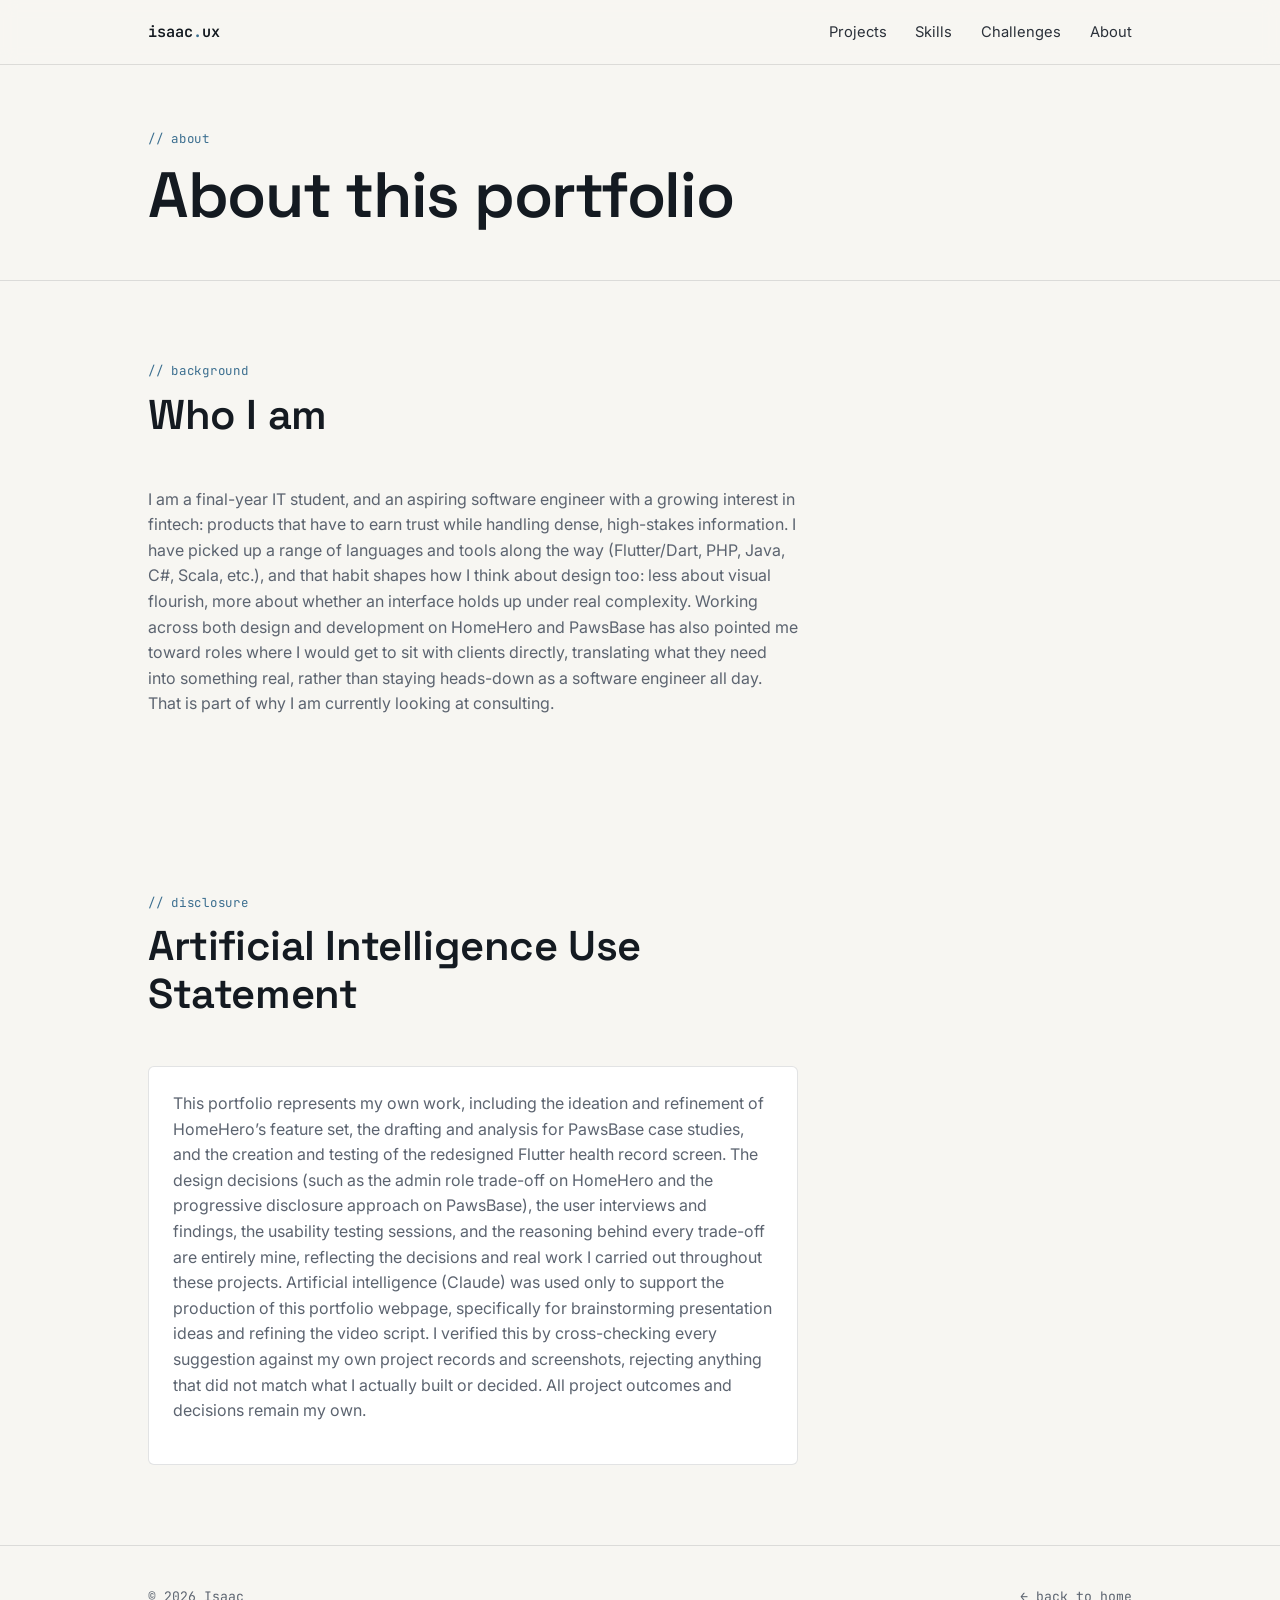
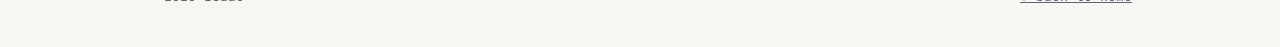
<file: about.html>
<!DOCTYPE html>
<html lang="en">
<head>
<meta charset="UTF-8">
<meta name="viewport" content="width=device-width, initial-scale=1.0">
<title>About — Isaac</title>
<link rel="preconnect" href="https://fonts.googleapis.com">
<link href="https://fonts.googleapis.com/css2?family=Space+Grotesk:wght@500;600;700&family=Inter:wght@400;500;600&family=JetBrains+Mono:wght@400;500&display=swap" rel="stylesheet">
<link rel="stylesheet" href="styles.css">
</head>
<body>

<nav class="site-nav">
  <div class="wrap">
    <a href="index.html" class="logo">isaac<span>.</span>ux</a>
    <ul>
      <li><a class="nav-link" href="index.html#projects">Projects</a></li>
      <li><a class="nav-link" href="index.html#skills">Skills</a></li>
      <li><a class="nav-link" href="index.html#challenges">Challenges</a></li>
      <li><a class="nav-link" href="about.html">About</a></li>
    </ul>
  </div>
</nav>

<header class="cs-hero">
  <div class="wrap">
    <span class="eyebrow">// about</span>
    <h1>About this portfolio</h1>
  </div>
</header>

<section>
  <div class="wrap">
    <div class="section-head">
      <span class="eyebrow">// background</span>
      <h2>Who I am</h2>
    </div>
    <p style="max-width:65ch;">I am a final-year IT student, and an aspiring software engineer with a growing interest in fintech: products that have to earn trust while handling dense, high-stakes information. I have picked up a range of languages and tools along the way (Flutter/Dart, PHP, Java, C#, Scala, etc.), and that habit shapes how I think about design too: less about visual flourish, more about whether an interface holds up under real complexity. Working across both design and development on HomeHero and PawsBase has also pointed me toward roles where I would get to sit with clients directly, translating what they need into something real, rather than staying heads-down as a software engineer all day. That is part of why I am currently looking at consulting.</p>
  </div>
</section>

<section>
  <div class="wrap">
    <div class="section-head">
      <span class="eyebrow">// disclosure</span>
      <h2>Artificial Intelligence Use Statement</h2>
    </div>
    <div style="display:inline-block; border:1px solid var(--line); border-radius:6px; padding:1.5rem; background:#fff; max-width:65ch;">
      <p>This portfolio represents my own work, including the ideation and refinement of HomeHero’s feature set, the drafting and analysis for PawsBase case studies, and the creation and testing of the redesigned Flutter health record screen. The design decisions (such as the admin role trade-off on HomeHero and the progressive disclosure approach on PawsBase), the user interviews and findings, the usability testing sessions, and the reasoning behind every trade-off are entirely mine, reflecting the decisions and real work I carried out throughout these projects. Artificial intelligence (Claude) was used only to support the production of this portfolio webpage, specifically for brainstorming presentation ideas and refining the video script. I verified this by cross-checking every suggestion against my own project records and screenshots, rejecting anything that did not match what I actually built or decided. All project outcomes and decisions remain my own.</p>
    </div>
  </div>
</section>

<footer>
  <div class="wrap">
    <span>© 2026 Isaac</span>
    <a href="index.html">← back to home</a>
  </div>
</footer>

</body>
</html>
</file>
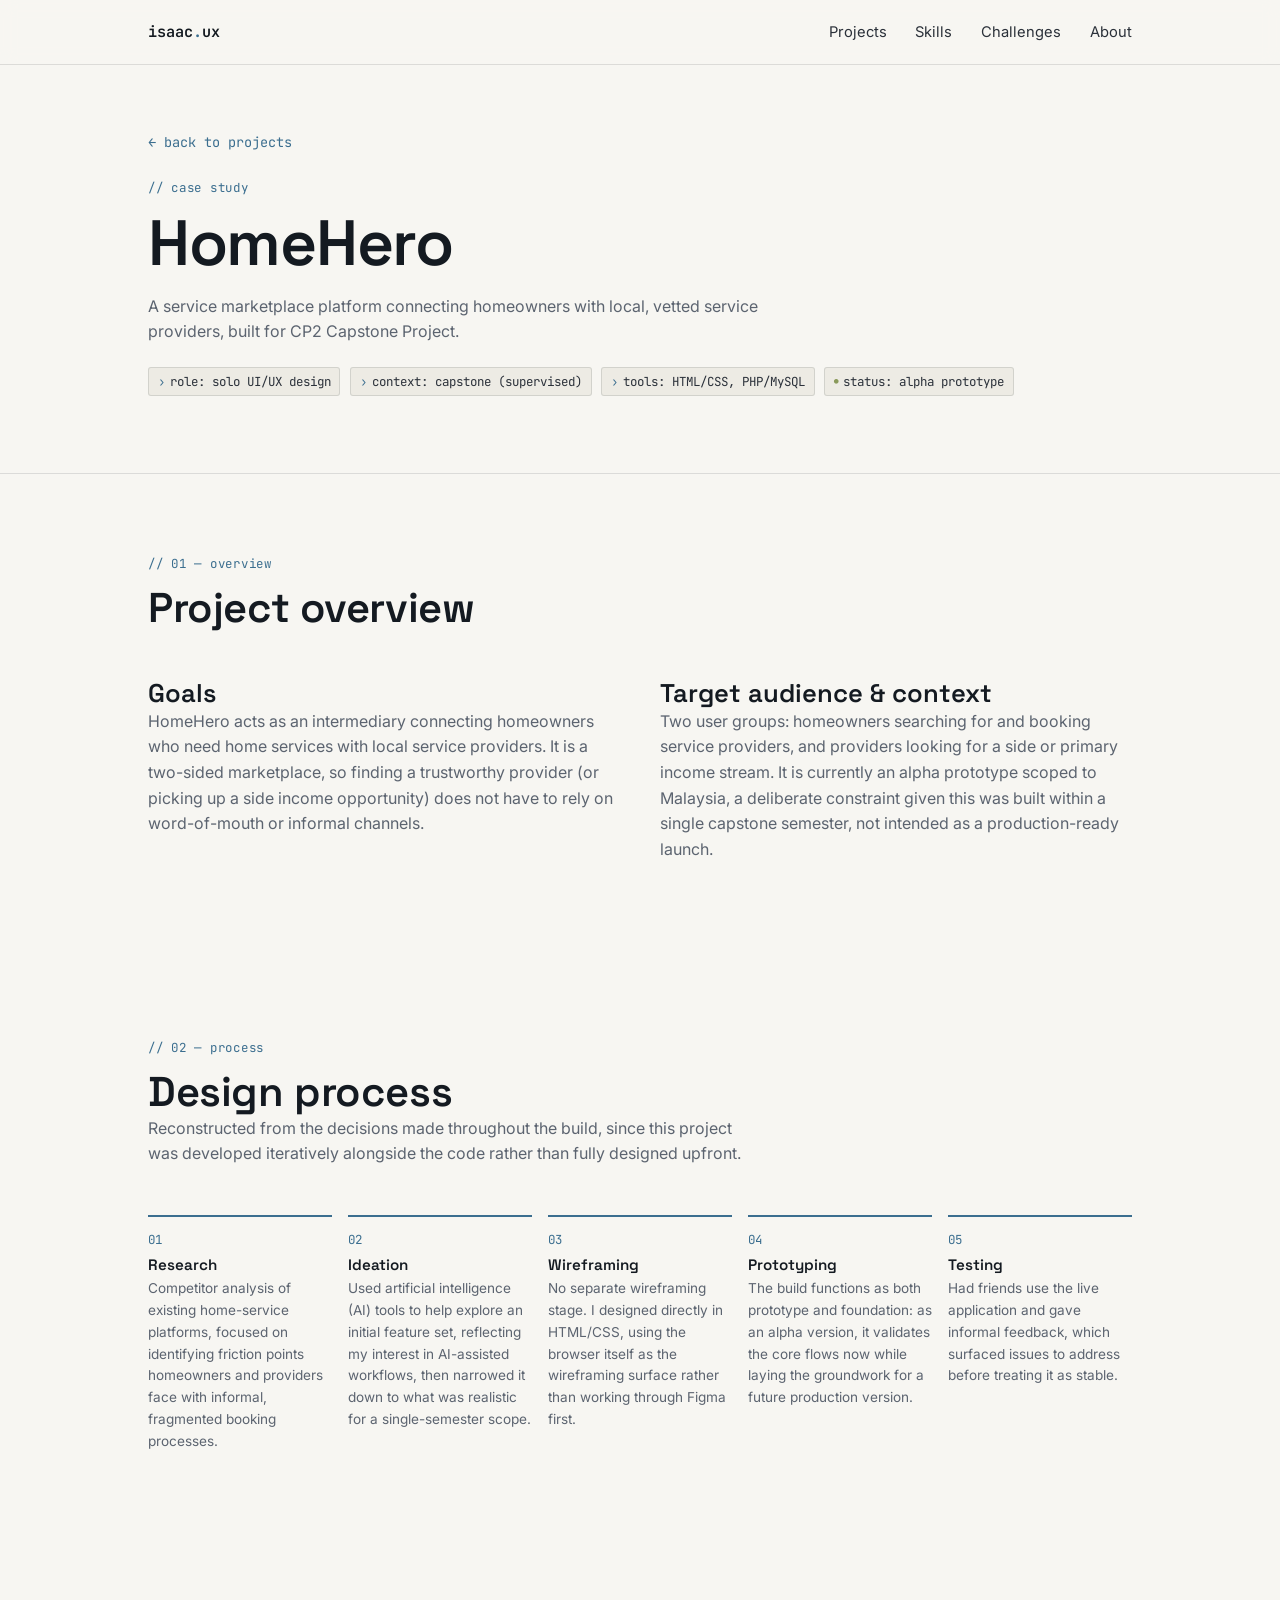
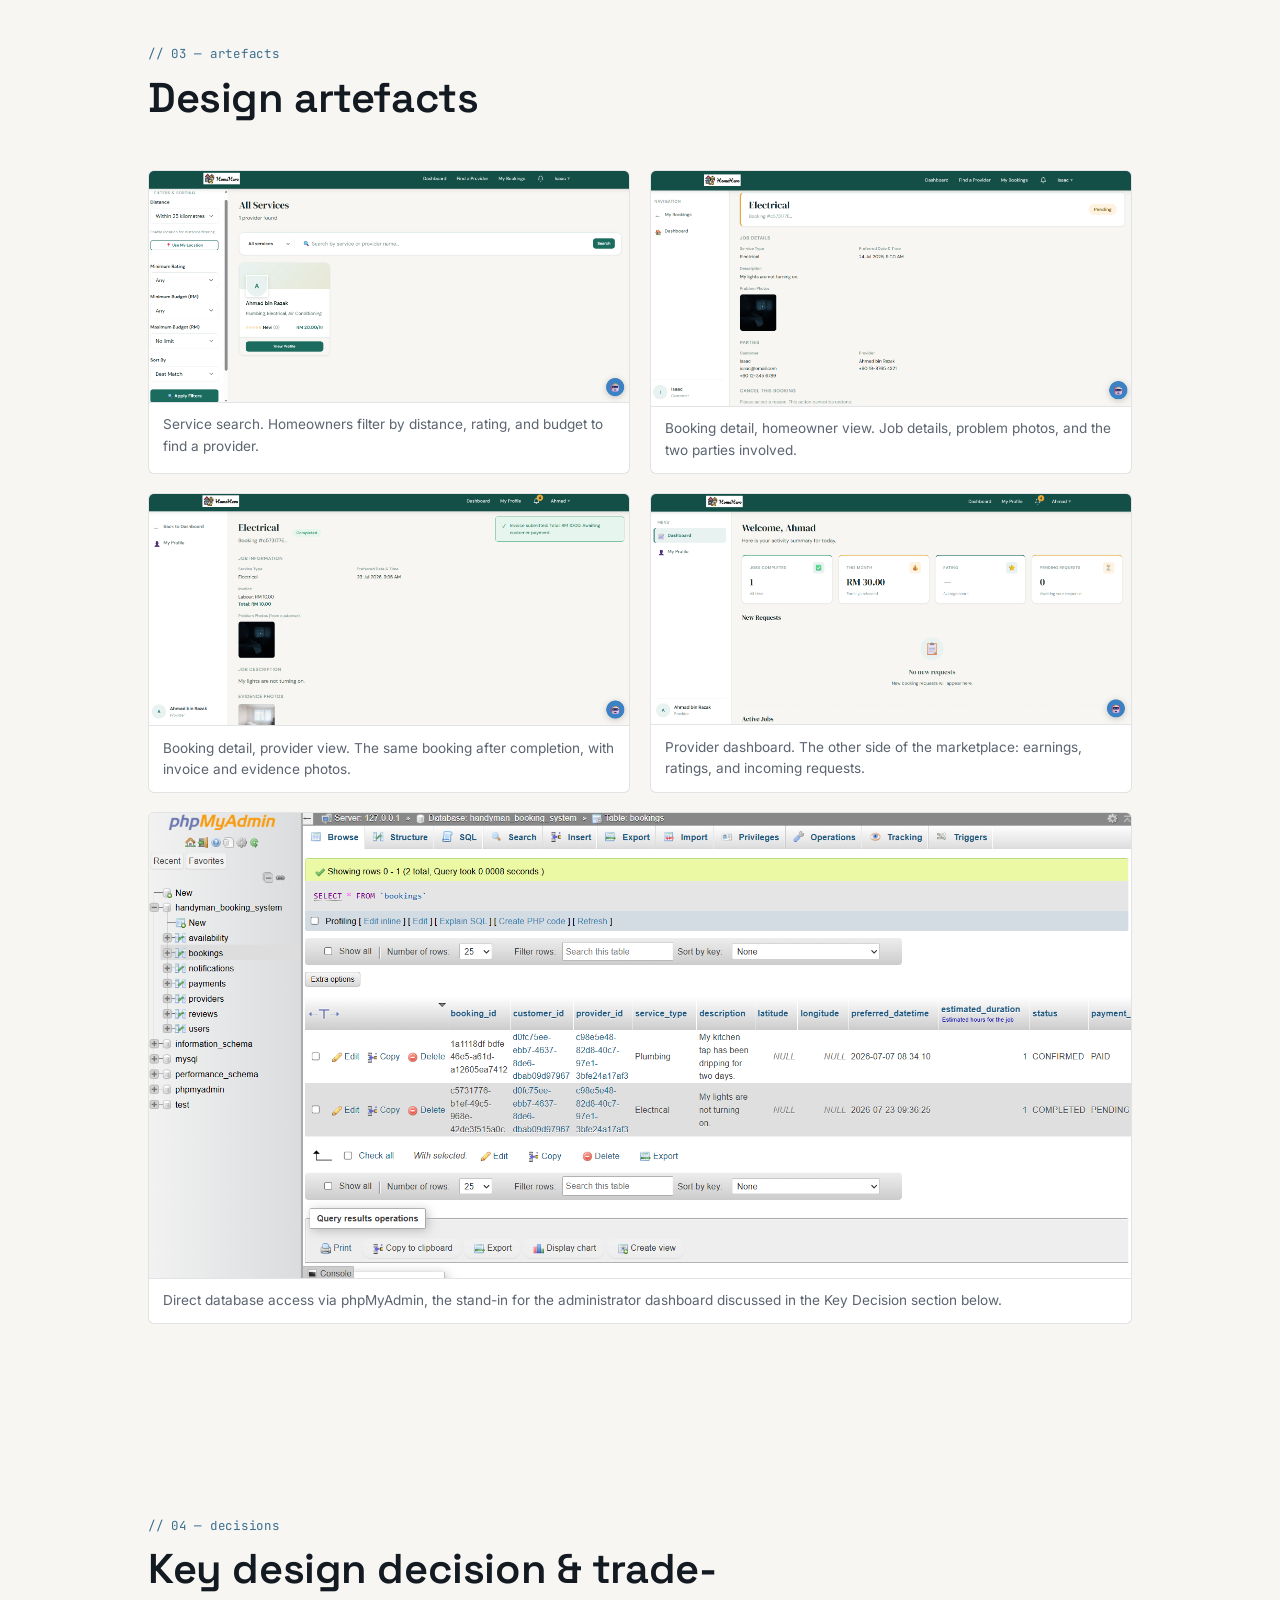
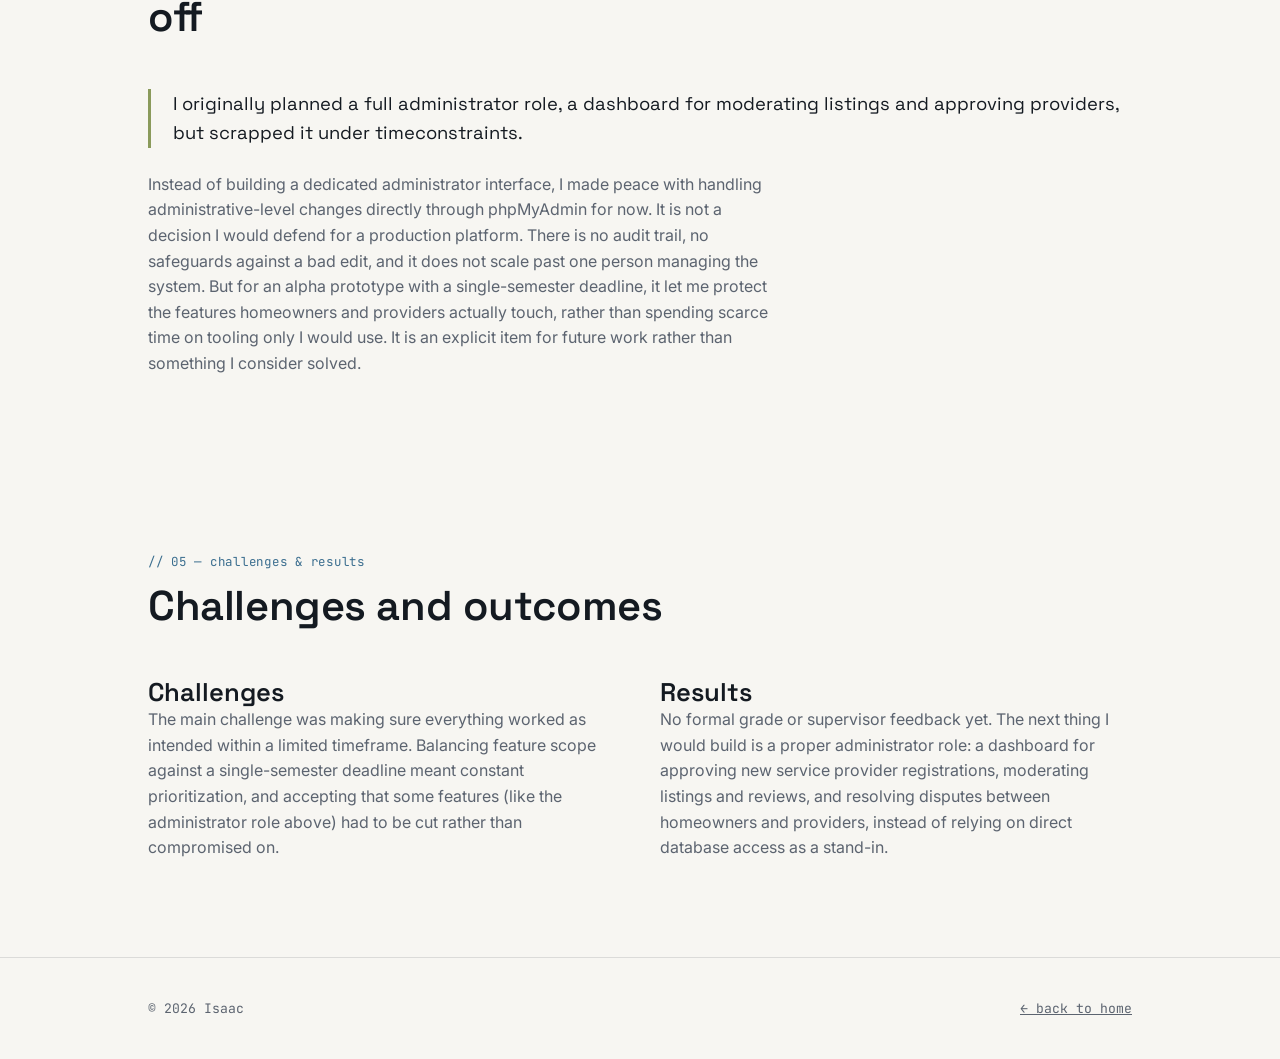
<file: casestudy-homehero.html>
<!DOCTYPE html>
<html lang="en">
<head>
<meta charset="UTF-8">
<meta name="viewport" content="width=device-width, initial-scale=1.0">
<title>HomeHero — Case Study — Isaac</title>
<link rel="preconnect" href="https://fonts.googleapis.com">
<link href="https://fonts.googleapis.com/css2?family=Space+Grotesk:wght@500;600;700&family=Inter:wght@400;500;600&family=JetBrains+Mono:wght@400;500&display=swap" rel="stylesheet">
<link rel="stylesheet" href="styles.css">
</head>
<body>

<nav class="site-nav">
  <div class="wrap">
    <a href="index.html" class="logo">isaac<span>.</span>ux</a>
    <ul>
      <li><a class="nav-link" href="index.html#projects">Projects</a></li>
      <li><a class="nav-link" href="index.html#skills">Skills</a></li>
      <li><a class="nav-link" href="index.html#challenges">Challenges</a></li>
      <li><a class="nav-link" href="about.html">About</a></li>
    </ul>
  </div>
</nav>

<header class="cs-hero">
  <div class="wrap">
    <a href="index.html#projects" class="cs-back">← back to projects</a>
    <span class="eyebrow">// case study</span>
    <h1>HomeHero</h1>
    <p class="lede" style="margin-top:0.8rem;">
      A service marketplace platform connecting homeowners with local, vetted
      service providers, built for CP2 Capstone Project.
    </p>
    <div class="cs-meta">
      <span class="tag">role: solo UI/UX design</span>
      <span class="tag">context: capstone (supervised)</span>
      <span class="tag">tools: HTML/CSS, PHP/MySQL</span>
      <span class="tag tag--status">status: alpha prototype</span>
    </div>
  </div>
</header>

<section>
  <div class="wrap">
    <div class="section-head">
      <span class="eyebrow">// 01 — overview</span>
      <h2>Project overview</h2>
    </div>
    <div class="two-col">
      <div>
        <h3>Goals</h3>
        <p>HomeHero acts as an intermediary connecting homeowners who need home services with local service providers. It is a two-sided marketplace, so finding a trustworthy provider (or picking up a side income opportunity) does not have to rely on word-of-mouth or informal channels.</p>
      </div>
      <div>
        <h3>Target audience &amp; context</h3>
        <p>Two user groups: homeowners searching for and booking service providers, and providers looking for a side or primary income stream. It is currently an alpha prototype scoped to Malaysia, a deliberate constraint given this was built within a single capstone semester, not intended as a production-ready launch.</p>
      </div>
    </div>
  </div>
</section>

<section>
  <div class="wrap">
    <div class="section-head">
      <span class="eyebrow">// 02 — process</span>
      <h2>Design process</h2>
      <p>Reconstructed from the decisions made throughout the build, since this project was developed iteratively alongside the code rather than fully designed upfront.</p>
    </div>

    <div class="process-steps">
      <div class="process-step">
        <span class="step-num">01</span>
        <h4>Research</h4>
        <p>Competitor analysis of existing home-service platforms, focused on identifying friction points homeowners and providers face with informal, fragmented booking processes.</p>
      </div>
      <div class="process-step">
        <span class="step-num">02</span>
        <h4>Ideation</h4>
        <p>Used artificial intelligence (AI) tools to help explore an initial feature set, reflecting my interest in AI-assisted workflows, then narrowed it down to what was realistic for a single-semester scope.</p>
      </div>
      <div class="process-step">
        <span class="step-num">03</span>
        <h4>Wireframing</h4>
        <p>No separate wireframing stage. I designed directly in HTML/CSS, using the browser itself as the wireframing surface rather than working through Figma first.</p>
      </div>
      <div class="process-step">
        <span class="step-num">04</span>
        <h4>Prototyping</h4>
        <p>The build functions as both prototype and foundation: as an alpha version, it validates the core flows now while laying the groundwork for a future production version.</p>
      </div>
      <div class="process-step">
        <span class="step-num">05</span>
        <h4>Testing</h4>
        <p>Had friends use the live application and gave informal feedback, which surfaced issues to address before treating it as stable.</p>
      </div>
    </div>
  </div>
</section>

<section>
  <div class="wrap">
    <div class="section-head">
      <span class="eyebrow">// 03 — artefacts</span>
      <h2>Design artefacts</h2>
    </div>
    <div class="artefact-gallery">
      <figure>
        <img src="media/Screenshot 2026-07-23 092709.png" alt="HomeHero service search page with filters and a provider card">
        <figcaption>Service search. Homeowners filter by distance, rating, and budget to find a provider.</figcaption>
      </figure>
      <figure>
        <img src="media/Screenshot 2026-07-23 092851.png" alt="Booking detail page from the homeowner's view, showing a pending electrical job">
        <figcaption>Booking detail, homeowner view. Job details, problem photos, and the two parties involved.</figcaption>
      </figure>
      <figure>
        <img src="media/Screenshot 2026-07-23 093635.png" alt="Booking detail page from the provider's view, showing a completed job with invoice">
        <figcaption>Booking detail, provider view. The same booking after completion, with invoice and evidence photos.</figcaption>
      </figure>
      <figure>
        <img src="media/Screenshot 2026-07-23 093657.png" alt="Provider dashboard showing jobs completed, earnings, rating, and pending requests">
        <figcaption>Provider dashboard. The other side of the marketplace: earnings, ratings, and incoming requests.</figcaption>
      </figure>
      <figure class="full-width">
        <img src="media/Screenshot 2026-07-23 094142.png" alt="phpMyAdmin interface showing the bookings table in the HomeHero database">
        <figcaption>Direct database access via phpMyAdmin, the stand-in for the administrator dashboard discussed in the Key Decision section below.</figcaption>
      </figure>
    </div>
  </div>
</section>

<section>
  <div class="wrap">
    <div class="section-head">
      <span class="eyebrow">// 04 — decisions</span>
      <h2>Key design decision &amp; trade-off</h2>
    </div>
    <blockquote class="quote-block">
      I originally planned a full administrator role, a dashboard for moderating listings and approving providers, but scrapped it under timeconstraints.
    </blockquote>
    <p>Instead of building a dedicated administrator interface, I made peace with handling administrative-level changes directly through phpMyAdmin for now. It is not a decision I would defend for a production platform. There is no audit trail, no safeguards against a bad edit, and it does not scale past one person managing the system. But for an alpha prototype with a single-semester deadline, it let me protect the features homeowners and providers actually touch, rather than spending scarce time on tooling only I would use. It is an explicit item for future work rather than something I consider solved.</p>
  </div>
</section>

<section>
  <div class="wrap">
    <div class="section-head">
      <span class="eyebrow">// 05 — challenges &amp; results</span>
      <h2>Challenges and outcomes</h2>
    </div>
    <div class="two-col">
      <div>
        <h3>Challenges</h3>
        <p>The main challenge was making sure everything worked as intended within a limited timeframe. Balancing feature scope against a single-semester deadline meant constant prioritization, and accepting that some features (like the administrator role above) had to be cut rather than compromised on.</p>
      </div>
      <div>
        <h3>Results</h3>
        <p>No formal grade or supervisor feedback yet. The next thing I would build is a proper administrator role: a dashboard for approving new service provider registrations, moderating listings and reviews, and resolving disputes between homeowners and providers, instead of relying on direct database access as a stand-in.</p>
      </div>
    </div>
  </div>
</section>

<footer>
  <div class="wrap">
    <span>© 2026 Isaac</span>
    <a href="index.html">← back to home</a>
  </div>
</footer>
</body>
</html>
</file>
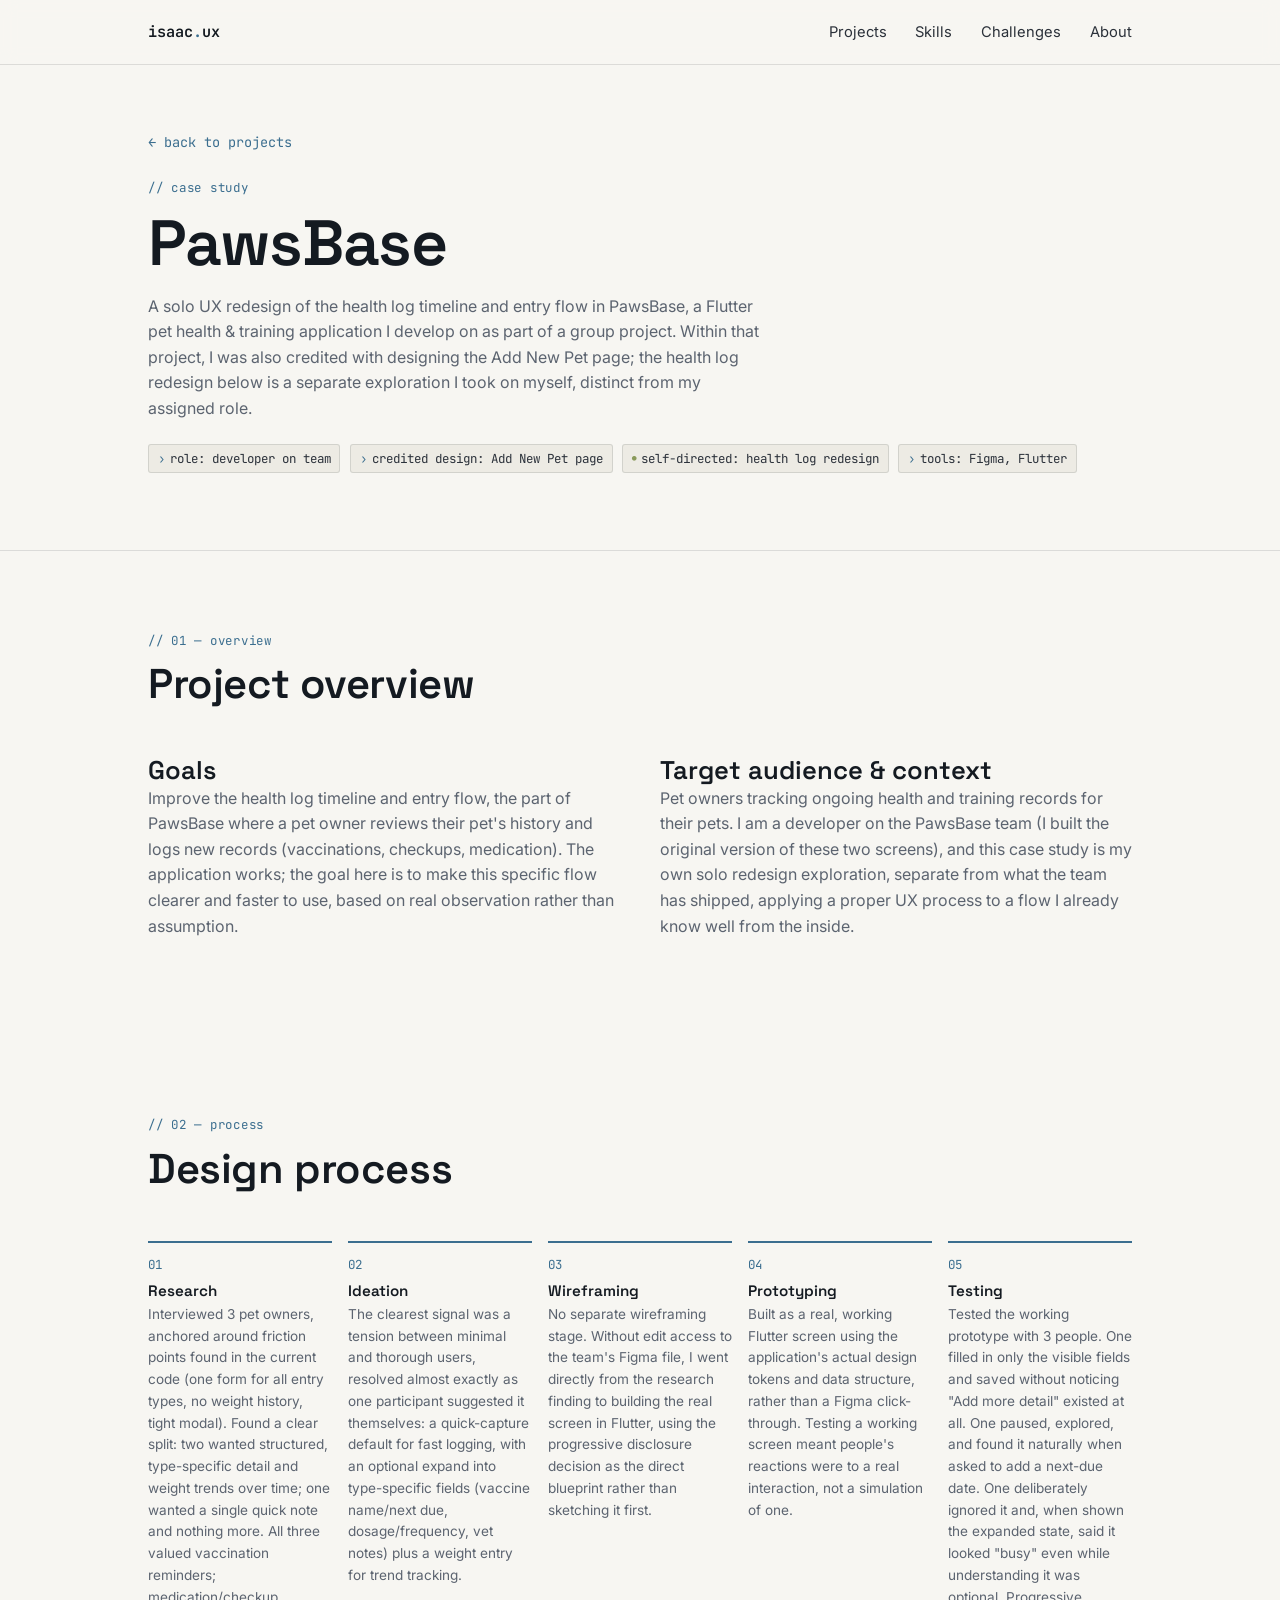
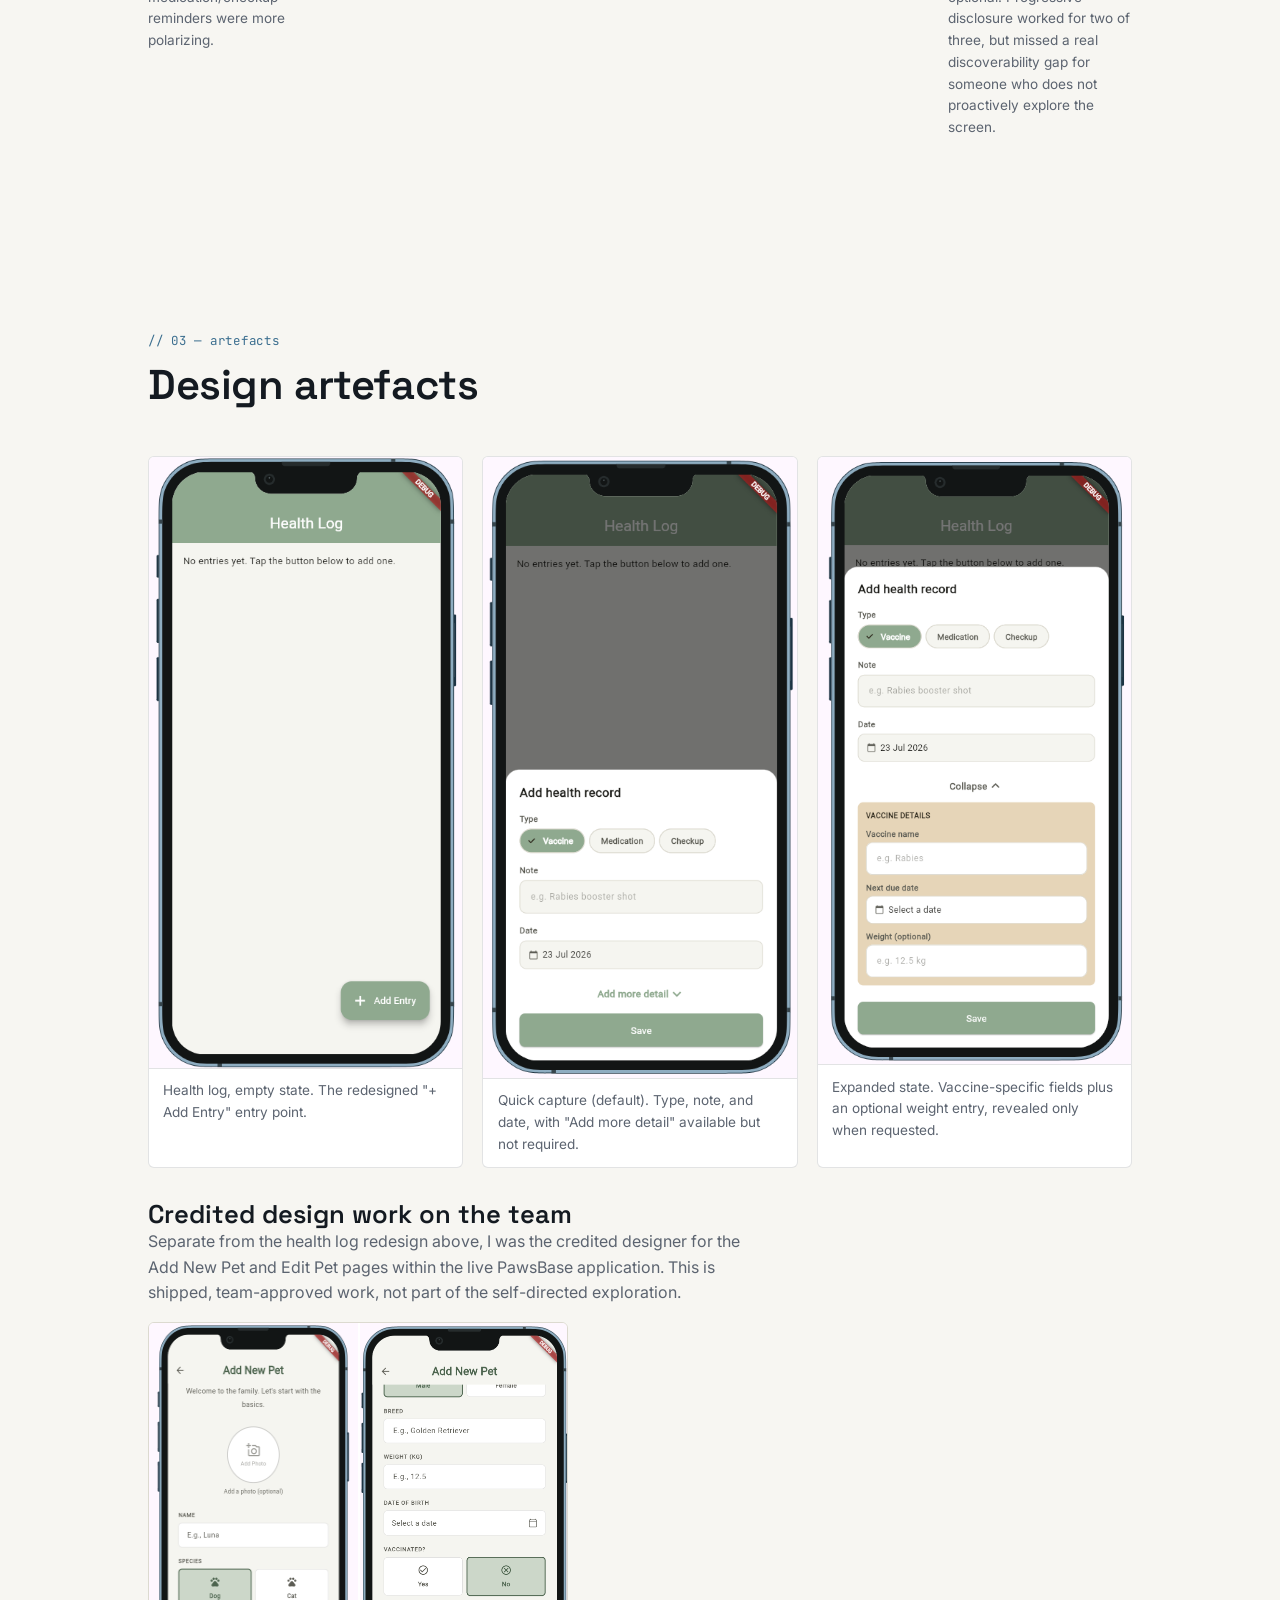
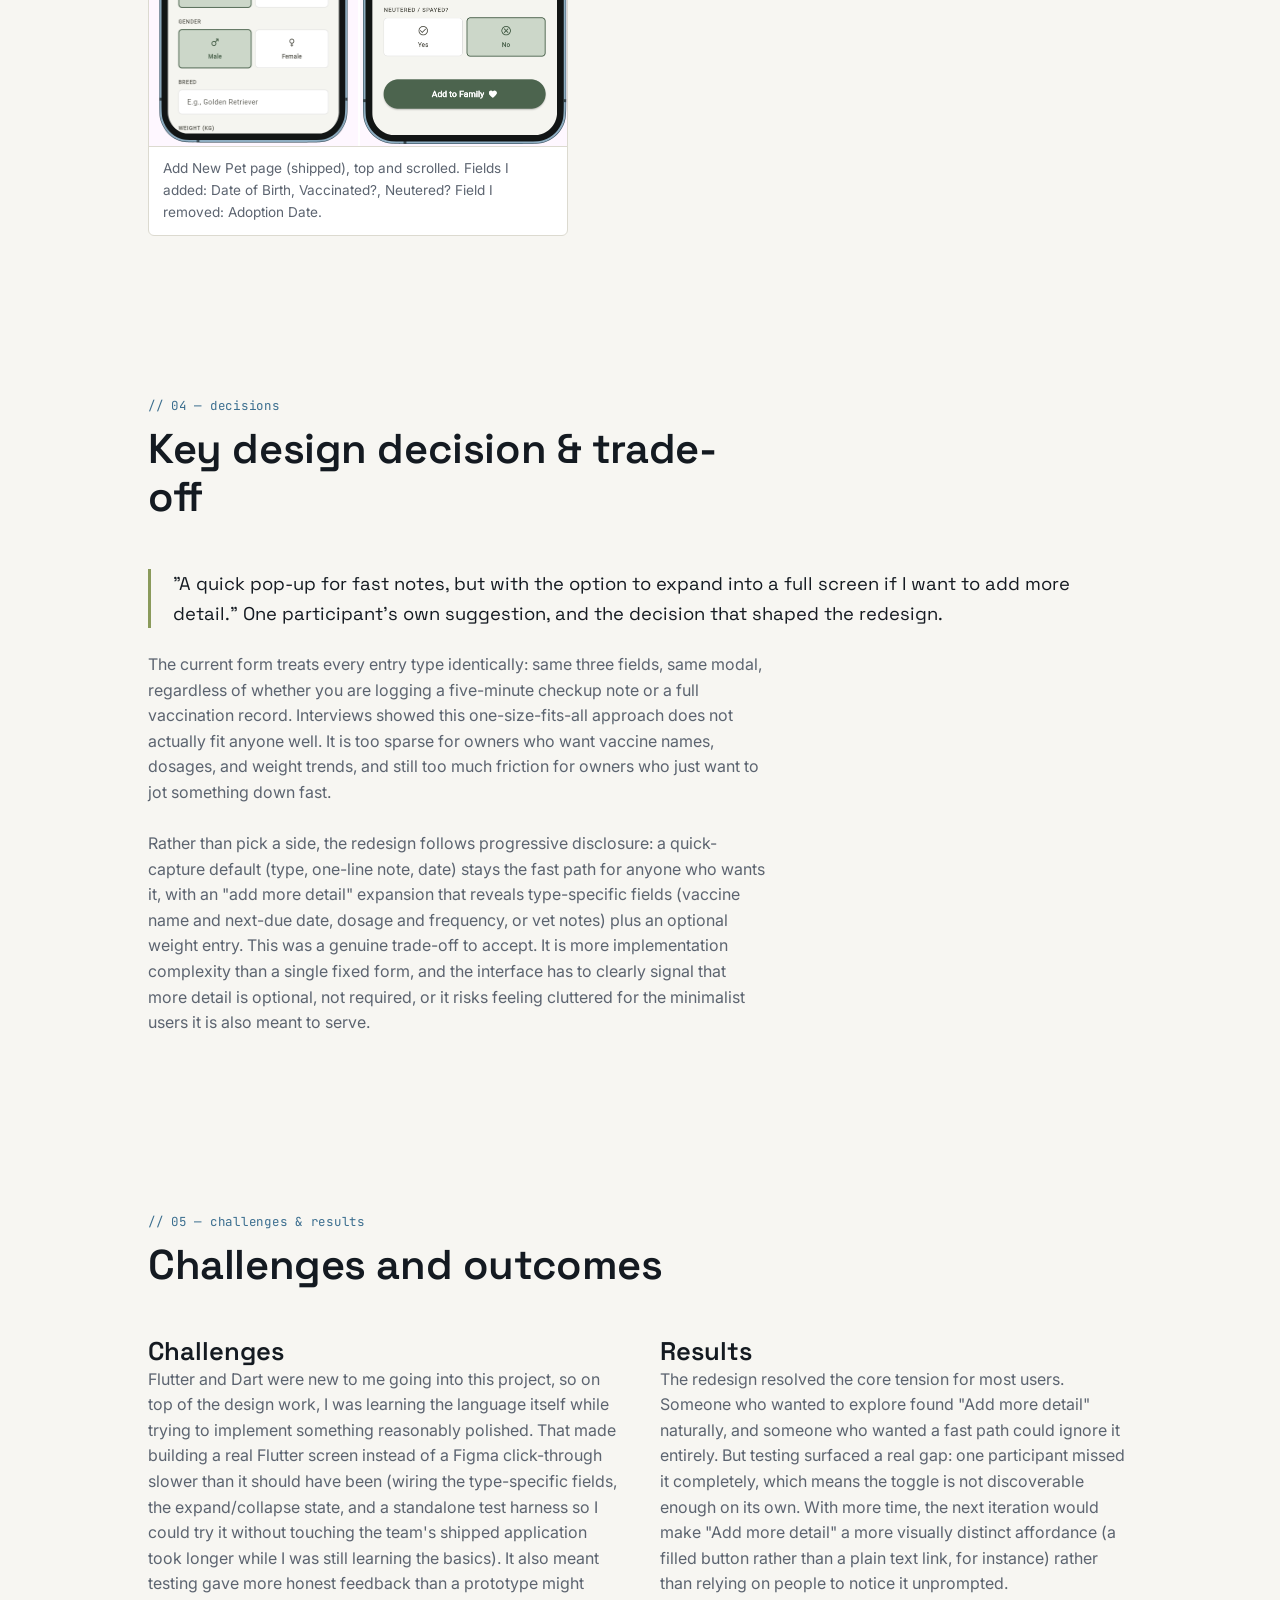
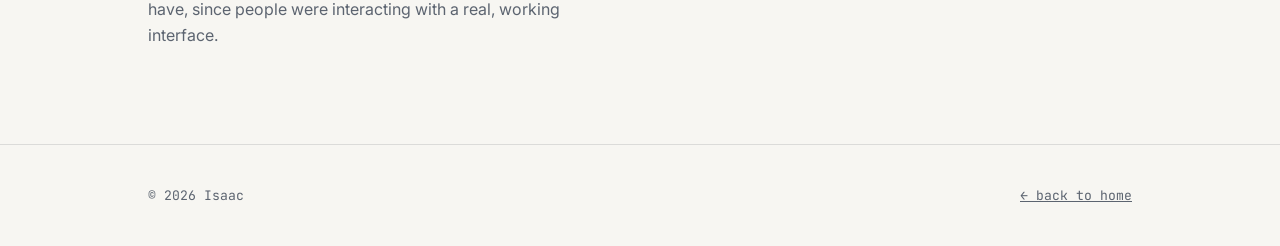
<file: casestudy-pawsbase.html>
<!DOCTYPE html>
<html lang="en">
<head>
<meta charset="UTF-8">
<meta name="viewport" content="width=device-width, initial-scale=1.0">
<title>PawsBase — Case Study — Isaac</title>
<link rel="preconnect" href="https://fonts.googleapis.com">
<link href="https://fonts.googleapis.com/css2?family=Space+Grotesk:wght@500;600;700&family=Inter:wght@400;500;600&family=JetBrains+Mono:wght@400;500&display=swap" rel="stylesheet">
<link rel="stylesheet" href="styles.css">
</head>
<body>

<nav class="site-nav">
  <div class="wrap">
    <a href="index.html" class="logo">isaac<span>.</span>ux</a>
    <ul>
      <li><a class="nav-link" href="index.html#projects">Projects</a></li>
      <li><a class="nav-link" href="index.html#skills">Skills</a></li>
      <li><a class="nav-link" href="index.html#challenges">Challenges</a></li>
      <li><a class="nav-link" href="about.html">About</a></li>
    </ul>
  </div>
</nav>

<header class="cs-hero">
  <div class="wrap">
    <a href="index.html#projects" class="cs-back">← back to projects</a>
    <span class="eyebrow">// case study</span>
    <h1>PawsBase</h1>
    <p class="lede" style="margin-top:0.8rem;">
      A solo UX redesign of the health log timeline and entry flow in PawsBase,
      a Flutter pet health &amp; training application I develop on as part of a group project.
      Within that project, I was also credited with designing the Add New Pet
      page; the health log redesign below is a separate exploration I took on
      myself, distinct from my assigned role.
    </p>
    <div class="cs-meta">
      <span class="tag">role: developer on team</span>
      <span class="tag">credited design: Add New Pet page</span>
      <span class="tag tag--status">self-directed: health log redesign</span>
      <span class="tag">tools: Figma, Flutter</span>
    </div>
  </div>
</header>

<section>
  <div class="wrap">
    <div class="section-head">
      <span class="eyebrow">// 01 — overview</span>
      <h2>Project overview</h2>
    </div>
    <div class="two-col">
      <div>
        <h3>Goals</h3>
        <p>Improve the health log timeline and entry flow, the part of
           PawsBase where a pet owner reviews their pet's history and logs
           new records (vaccinations, checkups, medication). The application works;
           the goal here is to make this specific flow clearer and faster
           to use, based on real observation rather than assumption.</p>
      </div>
      <div>
        <h3>Target audience &amp; context</h3>
        <p>Pet owners tracking ongoing health and training records for
           their pets. I am a developer on the PawsBase team (I built the
           original version of these two screens), and this case study is
           my own solo redesign exploration, separate from what the team
           has shipped, applying a proper UX process to a flow I already
           know well from the inside.</p>
      </div>
    </div>
  </div>
</section>

<section>
  <div class="wrap">
    <div class="section-head">
      <span class="eyebrow">// 02 — process</span>
      <h2>Design process</h2>
    </div>

    <div class="process-steps">
      <div class="process-step">
        <span class="step-num">01</span>
        <h4>Research</h4>
        <p>Interviewed 3 pet owners, anchored around friction points found in
        the current code (one form for all entry types, no weight history,
        tight modal). Found a clear split: two wanted structured,
        type-specific detail and weight trends over time; one wanted a single
        quick note and nothing more. All three valued vaccination reminders;
        medication/checkup reminders were more polarizing.</p>
      </div>
      <div class="process-step">
        <span class="step-num">02</span>
        <h4>Ideation</h4>
        <p>The clearest signal was a tension between minimal and thorough
        users, resolved almost exactly as one participant suggested it
        themselves: a quick-capture default for fast logging, with an
        optional expand into type-specific fields (vaccine name/next due,
        dosage/frequency, vet notes) plus a weight entry for trend tracking.</p>
      </div>
      <div class="process-step">
        <span class="step-num">03</span>
        <h4>Wireframing</h4>
        <p>No separate wireframing stage. Without edit access to the
        team's Figma file, I went directly from the research finding to
        building the real screen in Flutter, using the progressive
        disclosure decision as the direct blueprint rather than sketching
        it first.</p>
      </div>
      <div class="process-step">
        <span class="step-num">04</span>
        <h4>Prototyping</h4>
        <p>Built as a real, working Flutter screen using the application's actual
        design tokens and data structure, rather than a Figma
        click-through. Testing a working screen meant people's reactions
        were to a real interaction, not a simulation of one.</p>
      </div>
      <div class="process-step">
        <span class="step-num">05</span>
        <h4>Testing</h4>
        <p>Tested the working prototype with 3 people. One filled in only
        the visible fields and saved without noticing "Add more detail"
        existed at all. One paused, explored, and found it naturally when
        asked to add a next-due date. One deliberately ignored it and, when
        shown the expanded state, said it looked "busy" even while
        understanding it was optional. Progressive disclosure worked for
        two of three, but missed a real discoverability gap for someone who
        does not proactively explore the screen.</p>
      </div>
    </div>
  </div>
</section>

<section>
  <div class="wrap">
    <div class="section-head">
      <span class="eyebrow">// 03 — artefacts</span>
      <h2>Design artefacts</h2>
    </div>
    <div class="artefact-gallery cols-3">
      <figure>
        <img src="media/Screenshot 2026-07-23 113731.png" alt="Health log screen showing an empty state with an Add Entry button">
        <figcaption>Health log, empty state. The redesigned "+ Add Entry" entry point.</figcaption>
      </figure>
      <figure>
        <img src="media/Screenshot 2026-07-23 113743.png" alt="Quick-capture add health record sheet with type selector, note, date, and an Add more detail toggle">
        <figcaption>Quick capture (default). Type, note, and date, with "Add more detail" available but not required.</figcaption>
      </figure>
      <figure>
        <img src="media/Screenshot 2026-07-23 113854.png" alt="Expanded add health record sheet showing vaccine name, next due date, and optional weight fields">
        <figcaption>Expanded state. Vaccine-specific fields plus an optional weight entry, revealed only when requested.</figcaption>
      </figure>
    </div>

    <h3 style="margin-top:2rem;">Credited design work on the team</h3>
    <p style="max-width:60ch;">Separate from the health log redesign above,
       I was the credited designer for the Add New Pet and Edit Pet pages
       within the live PawsBase application. This is shipped, team-approved work,
       not part of the self-directed exploration.</p>
    <figure style="max-width:420px; border:1px solid #DCDAD0; border-radius:6px; overflow:hidden; background:#fff; margin:0;">
      <div style="display:flex; gap:2px;">
        <img src="media/Screenshot 2026-07-23 104108.png" alt="Add New Pet page, top half, showing photo, name, species, and gender fields" style="width:50%; display:block;">
        <img src="media/Screenshot 2026-07-23 105815.png" alt="Add New Pet page, scrolled down, showing breed, weight, date of birth, vaccinated, and neutered fields" style="width:50%; display:block;">
      </div>
      <figcaption style="padding:0.7rem 0.9rem; font-size:0.85rem; color:var(--slate-mute); border-top:1px solid #DCDAD0;">Add New Pet page (shipped), top and scrolled. Fields I added: Date of Birth, Vaccinated?, Neutered? Field I removed: Adoption Date.</figcaption>
    </figure>
  </div>
</section>

<section>
  <div class="wrap">
    <div class="section-head">
      <span class="eyebrow">// 04 — decisions</span>
      <h2>Key design decision &amp; trade-off</h2>
    </div>
    <blockquote class="quote-block">
      "A quick pop-up for fast notes, but with the option to expand into a
      full screen if I want to add more detail." One participant's own
      suggestion, and the decision that shaped the redesign.
    </blockquote>
    <p>The current form treats every entry type identically: same three
       fields, same modal, regardless of whether you are logging a five-minute
       checkup note or a full vaccination record. Interviews showed this
       one-size-fits-all approach does not actually fit anyone well. It is too
       sparse for owners who want vaccine names, dosages, and weight trends,
       and still too much friction for owners who just want to jot something
       down fast.
       <br><br>
       Rather than pick a side, the redesign follows progressive disclosure:
       a quick-capture default (type, one-line note, date) stays the fast
       path for anyone who wants it, with an "add more detail" expansion that
       reveals type-specific fields (vaccine name and next-due date,
       dosage and frequency, or vet notes) plus an optional weight entry.
       This was a genuine trade-off to accept. It is more implementation
       complexity than a single fixed form, and the interface has to clearly
       signal that more detail is optional, not required, or it risks feeling
       cluttered for the minimalist users it is also meant to serve.</p>
  </div>
</section>

<section>
  <div class="wrap">
    <div class="section-head">
      <span class="eyebrow">// 05 — challenges &amp; results</span>
      <h2>Challenges and outcomes</h2>
    </div>
    <div class="two-col">
      <div>
        <h3>Challenges</h3>
        <p>Flutter and Dart were new to me going into this project, so on
           top of the design work, I was learning the language itself
           while trying to implement something reasonably polished. That
           made building a real Flutter screen instead of a Figma
           click-through slower than it should have been (wiring the
           type-specific fields, the expand/collapse state, and a
           standalone test harness so I could try it without touching the
           team's shipped application took longer while I was still learning the
           basics). It also meant testing gave more honest
           feedback than a prototype might have, since people were
           interacting with a real, working interface.</p>
      </div>
      <div>
        <h3>Results</h3>
        <p>The redesign resolved the core tension for most users. Someone
           who wanted to explore found "Add more detail" naturally, and
           someone who wanted a fast path could ignore it entirely. But
           testing surfaced a real gap: one participant missed it
           completely, which means the toggle is not discoverable enough on
           its own. With more time, the next iteration would make "Add
           more detail" a more visually distinct affordance (a filled
           button rather than a plain text link, for instance) rather than
           relying on people to notice it unprompted.</p>
      </div>
    </div>
  </div>
</section>

<footer>
  <div class="wrap">
    <span>© 2026 Isaac</span>
    <a href="index.html">← back to home</a>
  </div>
</footer>

</body>
</html>
</file>
<file: styles.css>
:root {
  --ink: #141A21;
  --ink-soft: #1E2730;
  --paper: #F7F6F2;
  --paper-dim: #EDEBE4;
  --slate: #2B313A;
  --slate-mute: #5C6470;
  --blue: #3B6E8F;
  --blue-soft: #5C8AA8;
  --olive: #8A9A5B;
  --line: rgba(20, 26, 33, 0.12);
  --line-on-dark: rgba(247, 246, 242, 0.14);
  --font-display: 'Space Grotesk', 'Inter', sans-serif;
  --font-body: 'Inter', sans-serif;
  --font-mono: 'JetBrains Mono', 'Courier New', monospace;
  --max-width: 1080px;
  --gutter: clamp(1.25rem, 4vw, 3rem);
}

* { box-sizing: border-box; }

html { scroll-behavior: smooth; }

body {
  margin: 0;
  background: var(--paper);
  color: var(--slate);
  font-family: var(--font-body);
  font-size: 16px;
  line-height: 1.6;
  -webkit-font-smoothing: antialiased;
}

img { max-width: 100%; display: block; }

a { color: inherit; }

.wrap {
  max-width: var(--max-width);
  margin: 0 auto;
  padding: 0 var(--gutter);
}

h1, h2, h3, h4 {
  font-family: var(--font-display);
  font-weight: 600;
  line-height: 1.15;
  margin: 0;
  color: var(--ink);
}

h1 { font-size: clamp(2.4rem, 5vw, 4rem); letter-spacing: -0.02em; }
h2 { font-size: clamp(1.8rem, 3.5vw, 2.6rem); letter-spacing: -0.01em; }
h3 { font-size: clamp(1.3rem, 2.2vw, 1.6rem); }

p { margin: 0 0 1rem; color: var(--slate-mute); max-width: 62ch; }

.eyebrow {
  font-family: var(--font-mono);
  font-size: 0.78rem;
  letter-spacing: 0.06em;
  text-transform: lowercase;
  color: var(--blue);
  display: block;
  margin-bottom: 0.6rem;
}

.tag {
  display: inline-flex;
  align-items: center;
  gap: 0.4em;
  font-family: var(--font-mono);
  font-size: 0.78rem;
  padding: 0.28em 0.7em;
  border-radius: 3px;
  border: 1px solid var(--line);
  background: var(--paper-dim);
  color: var(--slate);
  white-space: nowrap;
}

.tag::before { content: "›"; color: var(--blue); }

.tag--status::before { content: "●"; font-size: 0.6em; color: var(--olive); }

.site-nav {
  position: sticky;
  top: 0;
  z-index: 10;
  background: rgba(247, 246, 242, 0.88);
  backdrop-filter: blur(8px);
  border-bottom: 1px solid var(--line);
}

.site-nav .wrap {
  display: flex;
  align-items: center;
  justify-content: space-between;
  height: 64px;
}

.site-nav .logo {
  font-family: var(--font-mono);
  font-size: 0.95rem;
  font-weight: 600;
  color: var(--ink);
  text-decoration: none;
}

.site-nav .logo span { color: var(--blue); }

.site-nav ul {
  list-style: none;
  display: flex;
  gap: 1.8rem;
  margin: 0;
  padding: 0;
}

.site-nav a.nav-link {
  text-decoration: none;
  font-size: 0.92rem;
  color: var(--slate);
  border-bottom: 2px solid transparent;
  padding-bottom: 2px;
  transition: border-color 0.15s ease;
}

.site-nav a.nav-link:hover,
.site-nav a.nav-link:focus-visible {
  border-color: var(--blue);
}

.nav-toggle { display: none; }

.hero {
  padding: clamp(3rem, 10vw, 6rem) 0 clamp(2.5rem, 6vw, 4rem);
  background: var(--paper);
}

.hero .tags-row {
  display: flex;
  flex-wrap: wrap;
  gap: 0.6rem;
  margin-top: 1.6rem;
}

.hero h1 { margin-bottom: 1rem; }

.hero .lede {
  font-size: 1.15rem;
  color: var(--slate);
  max-width: 58ch;
}

section { padding: clamp(3rem, 8vw, 5rem) 0; }

section.on-ink {
  background: var(--ink);
  color: var(--paper);
}

section.on-ink h2, section.on-ink h3 { color: var(--paper); }
section.on-ink p { color: rgba(247,246,242,0.72); }
section.on-ink .eyebrow { color: var(--blue-soft); }

.section-head {
  margin-bottom: clamp(2rem, 5vw, 3rem);
  max-width: 60ch;
}

.project-grid {
  display: grid;
  grid-template-columns: repeat(2, 1fr);
  gap: 1.5rem;
}

.project-card {
  display: block;
  text-decoration: none;
  border: 1px solid var(--line);
  border-radius: 6px;
  overflow: hidden;
  background: #fff;
  transition: transform 0.18s ease, box-shadow 0.18s ease;
}

.project-card:hover,
.project-card:focus-visible {
  transform: translateY(-3px);
  box-shadow: 0 12px 28px rgba(20,26,33,0.1);
}

.project-card .thumb {
  aspect-ratio: 16 / 10;
  background: var(--paper-dim);
  display: flex;
  align-items: center;
  justify-content: center;
  color: rgba(247,246,242,0.85);
  font-family: var(--font-mono);
  font-size: 0.85rem;
  overflow: hidden;
}

.project-card .thumb img {
  width: 100%;
  height: 100%;
  object-fit: contain;
  background: var(--paper-dim);
}

.project-card .thumb img.fit-cover {
  object-fit: cover;
}

.project-card .card-body { padding: 1.4rem 1.5rem 1.6rem; }

.project-card .card-tags {
  display: flex;
  gap: 0.5rem;
  margin-bottom: 0.8rem;
  flex-wrap: wrap;
}

.project-card h3 { margin-bottom: 0.5rem; }
.project-card p { margin-bottom: 0; font-size: 0.95rem; }

.skills-grid {
  display: grid;
  grid-template-columns: repeat(3, 1fr);
  gap: 1.2rem;
}

.skill-group {
  border-left: 2px solid var(--line-on-dark);
  padding-left: 1.1rem;
}

.skill-group h4 {
  font-family: var(--font-mono);
  font-size: 0.85rem;
  color: var(--blue-soft);
  text-transform: lowercase;
  margin-bottom: 0.7rem;
}

.skill-group ul { list-style: none; padding: 0; margin: 0; }
.skill-group li {
  padding: 0.25rem 0;
  color: rgba(247,246,242,0.85);
  font-size: 0.95rem;
}

.skills-icon-groups {
  display: flex;
  flex-direction: column;
  gap: 2.2rem;
}

.skill-icon-group h4 {
  font-family: var(--font-mono);
  font-size: 0.85rem;
  color: var(--blue-soft);
  text-transform: lowercase;
  margin-bottom: 1rem;
}

.skill-icon-row {
  display: flex;
  flex-wrap: wrap;
  gap: 1.6rem;
}

.skill-icon-item {
  display: flex;
  flex-direction: column;
  align-items: center;
  gap: 0.5rem;
  width: 84px;
  text-align: center;
}

.skill-icon-item i,
.skill-icon-item .skill-svg {
  font-size: 1.9rem;
  width: 1.9rem;
  height: 1.9rem;
  color: var(--blue-soft);
}

.skill-icon-item span {
  font-size: 0.78rem;
  color: rgba(247,246,242,0.75);
  line-height: 1.25;
}

.footer-social {
  display: flex;
  gap: 1rem;
}

.footer-social a {
  color: var(--slate-mute);
  display: inline-flex;
  transition: color 0.15s ease;
}

.footer-social a:hover,
.footer-social a:focus-visible {
  color: var(--blue);
}

.footer-social .skill-svg {
  width: 20px;
  height: 20px;
}

.challenge-list { border-top: 1px solid var(--line); }

.challenge-item {
  display: grid;
  grid-template-columns: 60px 1fr;
  gap: 1.5rem;
  padding: 1.6rem 0;
  border-bottom: 1px solid var(--line);
  align-items: start;
}

.challenge-item .num {
  font-family: var(--font-mono);
  color: var(--blue);
  font-size: 0.95rem;
  padding-top: 0.2rem;
}

.challenge-item h4 { margin-bottom: 0.4rem; font-size: 1.05rem; }
.challenge-item p { font-size: 0.95rem; margin-bottom: 0; }

.video-block {
  border: 1px solid var(--line-on-dark);
  border-radius: 8px;
  padding: clamp(2rem, 5vw, 3rem);
  display: flex;
  flex-direction: column;
  align-items: flex-start;
  gap: 1.2rem;
}

.btn {
  display: inline-flex;
  align-items: center;
  gap: 0.5em;
  font-family: var(--font-mono);
  font-size: 0.9rem;
  padding: 0.75em 1.4em;
  border-radius: 4px;
  background: var(--blue);
  color: var(--paper);
  text-decoration: none;
  border: 1px solid var(--blue);
  transition: opacity 0.15s ease;
}

.btn:hover, .btn:focus-visible { opacity: 0.88; }

.btn--ghost {
  background: transparent;
  color: var(--paper);
  border-color: var(--line-on-dark);
}

footer {
  padding: 2.5rem 0;
  border-top: 1px solid var(--line);
  font-family: var(--font-mono);
  font-size: 0.82rem;
  color: var(--slate-mute);
}

footer .wrap {
  display: flex;
  justify-content: space-between;
  flex-wrap: wrap;
  gap: 1rem;
}

.artefact-gallery {
  display: grid;
  grid-template-columns: repeat(2, 1fr);
  gap: 1.2rem;
  margin: 1.2rem 0 2rem;
}

.artefact-gallery figure {
  margin: 0;
  border: 1px solid var(--line);
  border-radius: 6px;
  overflow: hidden;
  background: #fff;
}

.artefact-gallery img {
  width: 100%;
  display: block;
  border-bottom: 1px solid var(--line);
}

.artefact-gallery figcaption {
  padding: 0.7rem 0.9rem;
  font-size: 0.85rem;
  color: var(--slate-mute);
}

.artefact-gallery.cols-3 {
  grid-template-columns: repeat(3, 1fr);
}

.artefact-gallery .full-width {
  grid-column: 1 / -1;
}

.cs-hero {
  padding: clamp(2.5rem, 8vw, 4rem) 0 clamp(2rem, 5vw, 3rem);
  border-bottom: 1px solid var(--line);
}

.cs-meta {
  display: flex;
  flex-wrap: wrap;
  gap: 0.6rem;
  margin: 1.4rem 0 1.8rem;
}

.cs-back {
  font-family: var(--font-mono);
  font-size: 0.85rem;
  color: var(--blue);
  text-decoration: none;
  display: inline-block;
  margin-bottom: 1.5rem;
}

.process-steps {
  display: grid;
  grid-template-columns: repeat(5, 1fr);
  gap: 1rem;
  margin: 2rem 0 1rem;
}

.process-step {
  border-top: 2px solid var(--blue);
  padding-top: 0.8rem;
}

.process-step .step-num {
  font-family: var(--font-mono);
  font-size: 0.78rem;
  color: var(--blue);
  display: block;
  margin-bottom: 0.4rem;
}

.process-step h4 { font-size: 0.95rem; margin-bottom: 0.3rem; }
.process-step p { font-size: 0.85rem; }

.placeholder-block {
  border: 1px dashed var(--line);
  border-radius: 6px;
  padding: 2rem;
  background: var(--paper-dim);
  color: var(--slate-mute);
  font-size: 0.9rem;
  text-align: center;
  margin: 1.2rem 0 2rem;
}

.placeholder-block strong { color: var(--slate); }

.two-col {
  display: grid;
  grid-template-columns: 1fr 1fr;
  gap: 2.5rem;
  align-items: start;
}

.quote-block {
  border-left: 3px solid var(--olive);
  padding-left: 1.4rem;
  margin: 1.5rem 0;
  font-family: var(--font-display);
  font-size: 1.15rem;
  color: var(--ink);
}

@media (max-width: 780px) {
  .site-nav ul { gap: 1.1rem; }
  .site-nav ul li:nth-child(n+4) { display: none; }
  .project-grid { grid-template-columns: 1fr; }
  .skills-grid { grid-template-columns: 1fr; }
  .artefact-gallery { grid-template-columns: 1fr; }
  .artefact-gallery.cols-3 { grid-template-columns: 1fr; }
  .process-steps { grid-template-columns: repeat(2, 1fr); }
  .two-col { grid-template-columns: 1fr; }
  .challenge-item { grid-template-columns: 40px 1fr; }
}

@media (prefers-reduced-motion: reduce) {
  html { scroll-behavior: auto; }
  .project-card { transition: none; }
}

:focus-visible {
  outline: 2px solid var(--blue);
  outline-offset: 2px;
}
</file>
